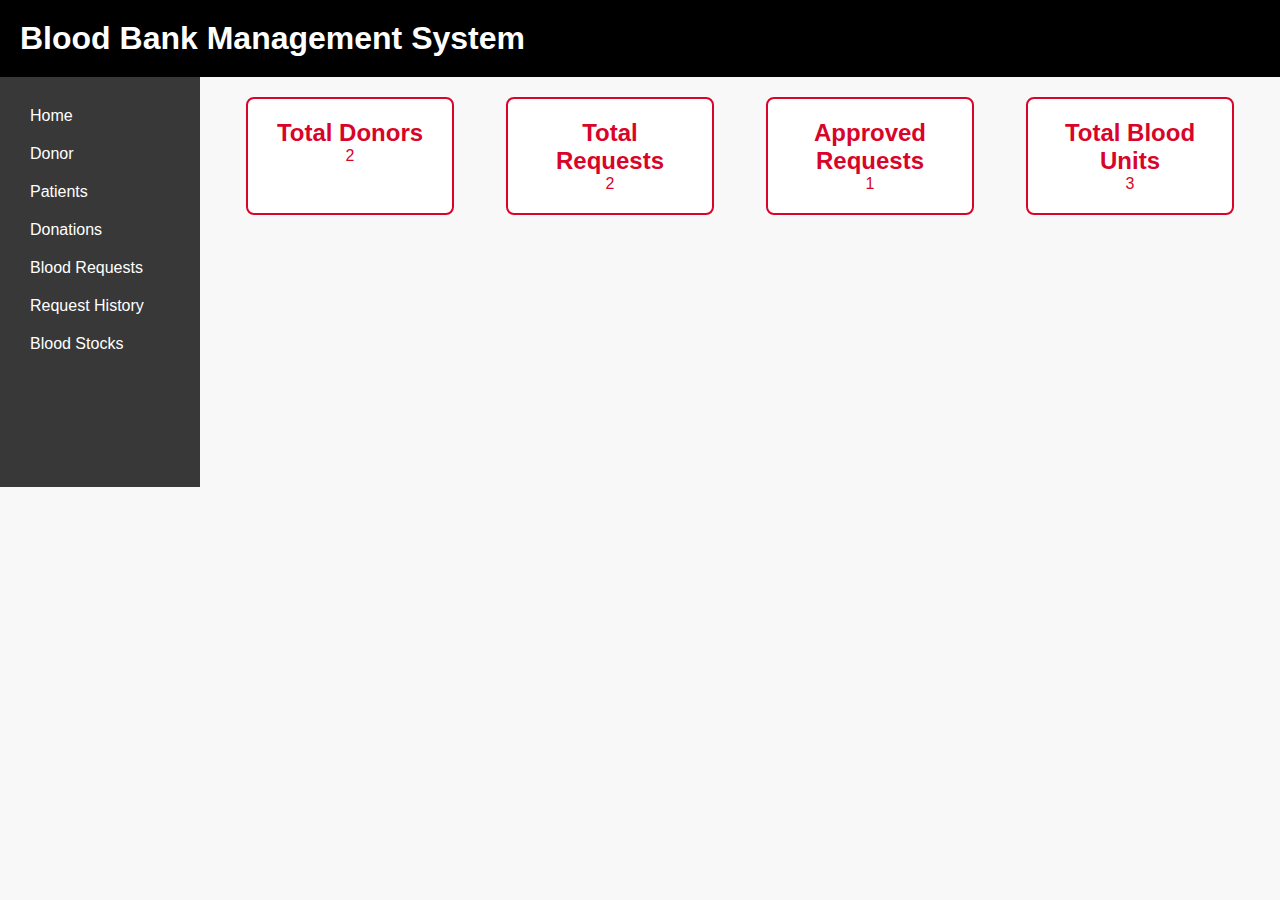
<file: Chaincare Blood Bank/Mini Project/login/admin/dashboard.html>
<!DOCTYPE html>
<html lang="en">
<head>
    <meta charset="UTF-8">
    <meta name="viewport" content="width=device-width, initial-scale=1.0">
    <title>Admin Dashboard</title>
    <link rel="stylesheet" href="styles.css">
</head>
<body>
    <header>
        <nav>
            <div class="logo">
                <h1>Blood Bank Management System</h1>
            </div>
        </nav>
    </header>
    <div class="dashboard-container">
        <nav class="sidebar">
            <ul>
                <li onclick="showSection('dashboard')">Home</li>
                <li onclick="showSection('donors')">Donor</li>
                <li onclick="showSection('patients')">Patients</li>
                <li onclick="showSection('donations')">Donations</li>
                <li onclick="showSection('requests')">Blood Requests</li>
                <li onclick="showSection('requestHistory')">Request History</li>
                <li onclick="showSection('bloodStocks')">Blood Stocks</li>
            </ul>
        </nav>

        <!-- Main content area -->
        <div class="content">
            
            <!-- Dashboard Overview Section -->
            <section id="dashboard" class="section">
                <div class="dashboard-metrics">
                    <div class="metric-card" id="totalDonors">
                        <h2>Total Donors</h2>
                        <p>0</p>
                    </div>
                    <div class="metric-card" id="totalRequests">
                        <h2>Total Requests</h2>
                        <p>0</p>
                    </div>
                    <div class="metric-card" id="approvedRequests">
                        <h2>Approved Requests</h2>
                        <p>0</p>
                    </div>
                    <div class="metric-card" id="totalBloodUnits">
                        <h2>Total Blood Units</h2>
                        <p>0</p>
                    </div>
                </div>
            </section>

            <!-- Donor Data Section -->
            <section id="donors" class="section hidden">
                <h2>Donor Data</h2>
                <table>
                    <thead>
                        <tr>
                            <th>Name</th>
                            <th>Blood Type</th>
                            <th>Units Donated</th>
                            <th>Status</th>
                            <th>Actions</th>
                        </tr>
                    </thead>
                    <tbody id="donorTableBody">
                        <!-- JavaScript will insert donor data here -->
                    </tbody>
                </table>
            </section>

            <!-- Placeholder sections for other menu items -->
            <section id="patients" class="section hidden">
                <h2>Patients</h2>
                <!-- Content for patients will go here -->
            </section>

            <section id="donations" class="section hidden">
                <h2>Donations</h2>
                <!-- Content for donations will go here -->
            </section>

            <section id="requests" class="section hidden">
                <h2>Blood Requests</h2>
                <!-- Content for blood requests will go here -->
            </section>

            <section id="requestHistory" class="section hidden">
                <h2>Request History</h2>
                <!-- Content for request history will go here -->
            </section>

            <section id="bloodStocks" class="section hidden">
                <h2>Blood Stocks</h2>
                <!-- Content for blood stocks will go here -->
            </section>
        </div>
    </div>
    
    <script src="main.js"></script>
</body>
</html>
</file>
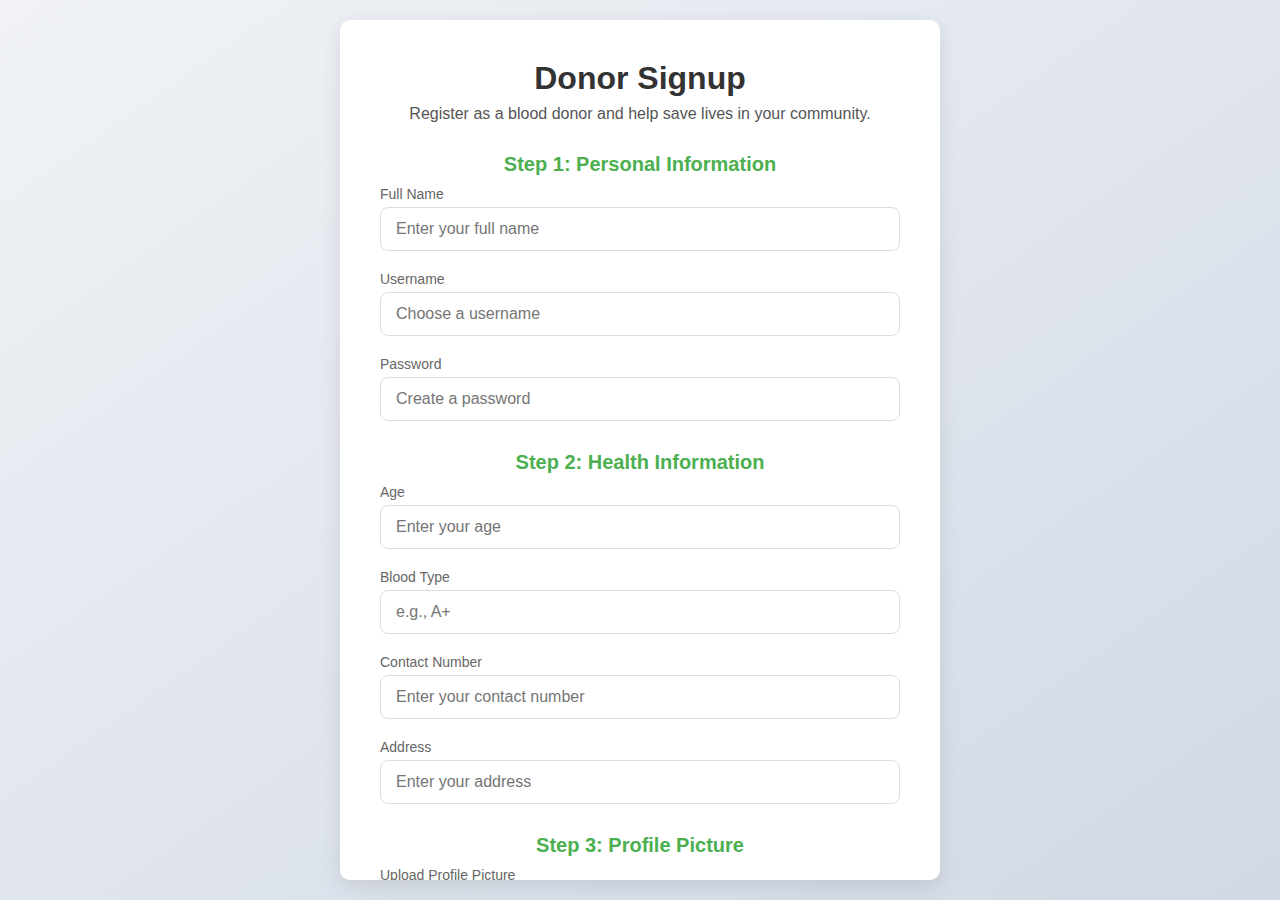
<file: Chaincare Blood Bank/Mini Project/login/Donor/DonorDash.html>
<!DOCTYPE html>
<html lang="en">
<head>
    <meta charset="UTF-8">
    <meta name="viewport" content="width=device-width, initial-scale=1.0">
    <title>Donor Registration - Blood Bank</title>
    <link rel="stylesheet" href="donor.css">
</head>
<body>
    <div class="main-container">
        <div class="form-container">
            <h1 class="form-heading">Donor Signup</h1>
            <p class="subtitle">Register as a blood donor and help save lives in your community.</p>
            <form id="donorForm">
                <div class="form-step">
                    <h2>Step 1: Personal Information</h2>
                    <div class="input-group">
                        <label for="name">Full Name</label>
                        <input type="text" id="name" placeholder="Enter your full name" required>
                    </div>
                    
                    <div class="input-group">
                        <label for="username">Username</label>
                        <input type="text" id="username" placeholder="Choose a username" required>
                    </div>
                    
                    <div class="input-group">
                        <label for="password">Password</label>
                        <input type="password" id="password" placeholder="Create a password" required>
                    </div>
                </div>

                <div class="form-step">
                    <h2>Step 2: Health Information</h2>
                    <div class="input-group">
                        <label for="age">Age</label>
                        <input type="number" id="age" placeholder="Enter your age" required>
                    </div>
                    
                    <div class="input-group">
                        <label for="bloodType">Blood Type</label>
                        <input type="text" id="bloodType" placeholder="e.g., A+" required>
                    </div>
                    
                    <div class="input-group">
                        <label for="contact">Contact Number</label>
                        <input type="tel" id="contact" placeholder="Enter your contact number" required>
                    </div>
                    
                    <div class="input-group">
                        <label for="address">Address</label>
                        <input type="text" id="address" placeholder="Enter your address" required>
                    </div>
                </div>

                <div class="form-step">
                    <h2>Step 3: Profile Picture</h2>
                    <div class="input-group">
                        <label for="profilePic">Upload Profile Picture</label>
                        <input type="file" id="profilePic" accept="image/*" required>
                    </div>
                </div>

                <button type="submit" class="register-btn">Register Now</button>
                <p id="message" class="error"></p>

                <p class="login-link">Already have an account? <a href="Donorlogin.html">Click here to login</a></p>
            </form>
        </div>
    </div>

    <script src="donor.js"></script>
</body>
</html>
</file>
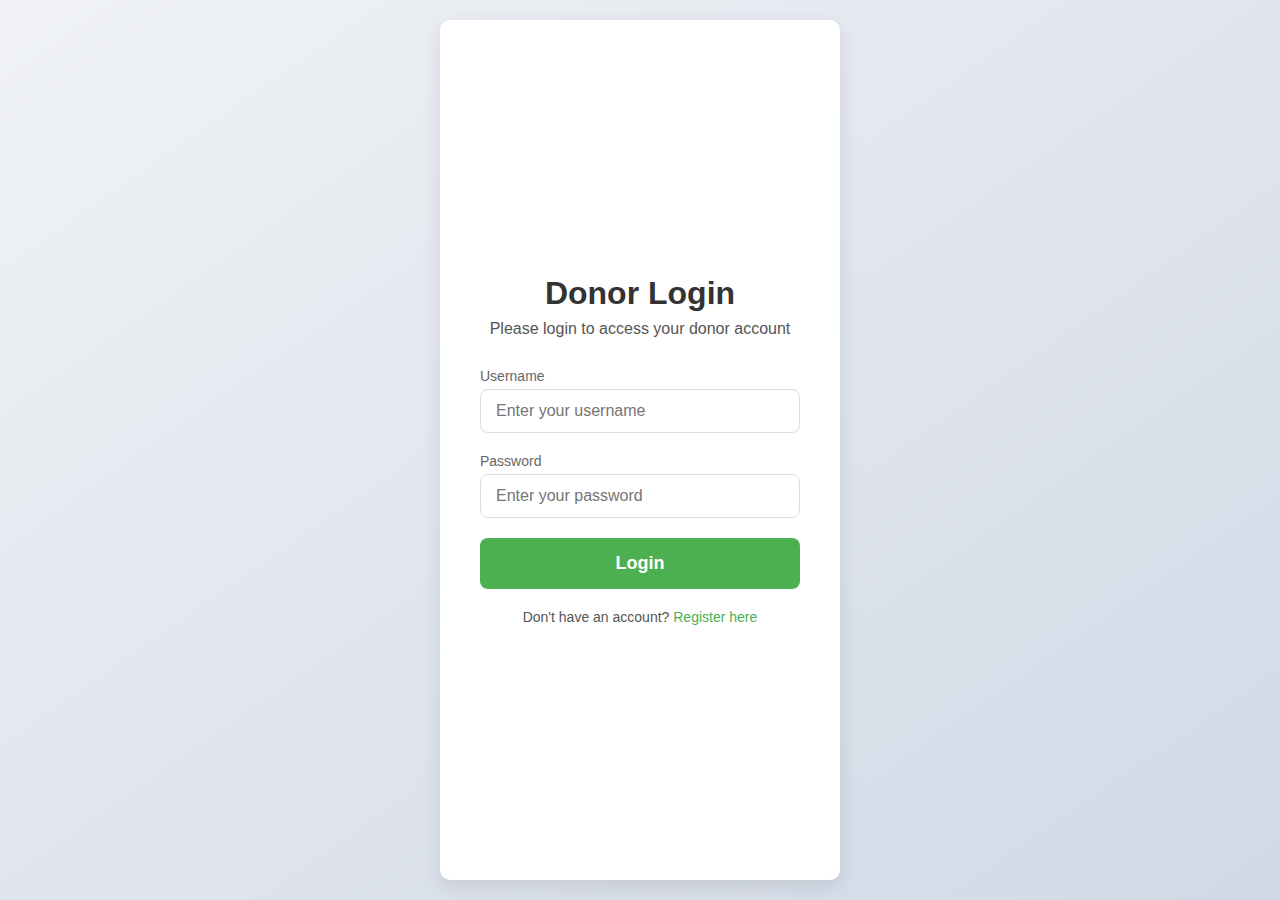
<file: Chaincare Blood Bank/Mini Project/login/Donor/Donorlogin.html>
<!DOCTYPE html>
<html lang="en">
<head>
    <meta charset="UTF-8">
    <meta name="viewport" content="width=device-width, initial-scale=1.0">
    <title>Donor Login - Blood Bank System</title>
    <link rel="stylesheet" href="login.css">
</head>
<body>
    <div class="main-container">
        <div class="form-container">
            <h1 class="form-heading">Donor Login</h1>
            <p class="subtitle">Please login to access your donor account</p>
            
            <form id="donorLoginForm">
                <!-- Username -->
                <div class="input-group">
                    <label for="username">Username</label>
                    <input type="text" id="username" placeholder="Enter your username" required>
                </div>
                
                <!-- Password -->
                <div class="input-group">
                    <label for="password">Password</label>
                    <input type="password" id="password" placeholder="Enter your password" required>
                </div>

                <!-- Login Button -->
                <button type="submit" class="login-btn">Login</button>

                <p id="message" class="error"></p>

                <!-- Signup Link -->
                <p class="signup-link">Don't have an account? <a href="DonorDash.html">Register here</a></p>
            </form>
        </div>
    </div>

    <script src="login.js"></script>
</body>
</html>
</file>
<file: Chaincare Blood Bank/Mini Project/login/admin/styles.css>
* {
    margin: 0;
    padding: 0;
    box-sizing: border-box;
}

body {
    font-family: 'Arial', sans-serif;
    background-color: #f8f8f8;
    color: #fff;
}

header {
    background-color: #000000;
    padding: 20px;
    text-align: center;
}

header nav {
    display: flex;
    justify-content: space-between;
    align-items: center;
}

header .logo h1 {
    font-size: 2rem;
    color: #fff;
}

header ul {
    list-style-type: none;
    display: flex;
    gap: 20px;
}

header ul li a {
    text-decoration: none;
    color: #fff;
    font-size: 1.2rem;
    transition: color 0.3s;
}

header ul li a:hover {
    color: #ffcccb; 
}

.dashboard-container {
    display: flex;
    width: 100%;
    height: 100%;
}

.sidebar {
    width: 200px;
    height: 410px;
    background-color: #383838;
    color: white;
    padding: 20px;
    display: flex;
    flex-direction: column;
    gap: 20px;
}

.sidebar h2 {
    font-size: 1.5rem;
    margin-bottom: 20px;
    text-align: center;
}

.sidebar ul {
    list-style: none;
}

.sidebar li {
    padding: 10px;
    cursor: pointer;
    color: white;
    border-radius: 4px;
}

.sidebar li:hover {
    background-color: #181818;
}

.content {
    flex-grow: 1;
    padding: 20px;
}

header h1 {
    color: #d90429;
}

.section {
    display: none;
}

.section.active {
    display: block;
}

.dashboard-metrics {
    display: flex;
    justify-content: space-around;
    margin-bottom: 20px;
}

.metric-card {
    background-color: #fff;
    border: 2px solid #d90429;
    padding: 20px;
    text-align: center;
    width: 20%;
    border-radius: 8px;
    color: #d90429;
}

.donor-data {
    background-color: #fff;
    padding: 20px;
    border-radius: 8px;
    box-shadow: 0 4px 8px rgba(0, 0, 0, 0.1);
}

table {
    width: 100%;
    border-collapse: collapse;
}

thead th {
    background-color: #d90429;
    color: white;
    padding: 10px;
}

tbody td {
    padding: 10px;
    text-align: center;
    border: 1px solid #d90429;
}
</file>
<file: Chaincare Blood Bank/Mini Project/login/Donor/donor.css>
/* Reset and base styles */
* {
    margin: 0;
    padding: 0;
    box-sizing: border-box;
    font-family: 'Arial', sans-serif;
}

body {
    display: flex;
    justify-content: center;
    align-items: center;
    height: 100vh;
    background: linear-gradient(145deg, #f0f2f5, #d1d9e6);
    overflow-x: hidden;  /* Prevent horizontal scroll */
    scroll-behavior: smooth;  /* Smooth scroll */
}

/* Main Container */
.main-container {
    display: flex;
    justify-content: center;
    align-items: center;
    width: 100%;
    height: 100%;
    padding: 20px;
}

.form-container {
    background-color: #fff;
    padding: 40px;
    border-radius: 10px;
    box-shadow: 0px 6px 20px rgba(0, 0, 0, 0.1);
    text-align: center;
    width: 100%;
    max-width: 600px;
    animation: fadeIn 0.8s ease;
    height: 100%;  /* Full height */
    overflow-y: auto;  /* Allow scroll inside the form if needed */
}

@keyframes fadeIn {
    from { opacity: 0; transform: translateY(-20px); }
    to { opacity: 1; transform: translateY(0); }
}

.form-heading {
    font-size: 32px;
    color: #333;
    margin-bottom: 8px;
    font-weight: 600;
}

.subtitle {
    font-size: 16px;
    color: #555;
    margin-bottom: 30px;
}

.form-step {
    margin-bottom: 30px;
    text-align: left;
}

.form-step h2 {
    font-size: 20px;
    color: #4CAF50;
    margin-bottom: 10px;
    font-weight: bold;
    text-align: center;
}

.input-group {
    text-align: left;
    margin-bottom: 20px;
}

.input-group label {
    font-size: 14px;
    color: #666;
    margin-bottom: 5px;
    display: block;
}

.input-group input[type="text"],
.input-group input[type="number"],
.input-group input[type="tel"],
.input-group input[type="password"],
.input-group input[type="file"] {
    width: 100%;
    padding: 12px 15px;
    font-size: 16px;
    border: 1px solid #ddd;
    border-radius: 8px;
    transition: border-color 0.3s ease, box-shadow 0.3s ease;
}

.input-group input[type="text"]:focus,
.input-group input[type="number"]:focus,
.input-group input[type="tel"]:focus,
.input-group input[type="password"]:focus,
.input-group input[type="file"]:focus {
    border-color: #4CAF50;
    box-shadow: 0px 4px 8px rgba(76, 175, 80, 0.2);
    outline: none;
}

.register-btn {
    width: 100%;
    padding: 15px;
    background-color: #4CAF50;
    color: #fff;
    font-size: 18px;
    font-weight: bold;
    border: none;
    border-radius: 8px;
    cursor: pointer;
    transition: background-color 0.3s ease, transform 0.2s ease;
}

.register-btn:hover {
    background-color: #45A049;
    transform: translateY(-2px);
}

.register-btn:active {
    background-color: #3E8E41;
    transform: translateY(1px);
}

.error {
    color: red;
    font-size: 14px;
    margin-top: 10px;
    display: none;
}

.login-link {
    margin-top: 20px;
    font-size: 14px;
    color: #555;
}

.login-link a {
    color: #4CAF50;
    text-decoration: none;
}

.login-link a:hover {
    text-decoration: underline;
}
</file>
<file: Chaincare Blood Bank/Mini Project/login/Donor/login.css>
/* Reset and base styles */
* {
    margin: 0;
    padding: 0;
    box-sizing: border-box;
    font-family: 'Arial', sans-serif;
}

body {
    display: flex;
    justify-content: center;
    align-items: center;
    height: 100vh;
    background: linear-gradient(145deg, #f0f2f5, #d1d9e6);
    overflow: hidden;  /* Prevent scrollbars from appearing */
}

/* Main Container */
.main-container {
    display: flex;
    justify-content: center;
    align-items: center;
    width: 100%;
    height: 100%;
    padding: 20px;
}

.form-container {
    background-color: #fff;
    padding: 40px;
    border-radius: 10px;
    box-shadow: 0px 6px 20px rgba(0, 0, 0, 0.1);
    text-align: center;
    width: 100%;
    max-width: 400px;
    animation: fadeIn 0.8s ease;
    height: 100%;  /* Full height */
    display: flex;
    flex-direction: column;
    justify-content: center;  /* Center the content vertically */
}

@keyframes fadeIn {
    from { opacity: 0; transform: translateY(-20px); }
    to { opacity: 1; transform: translateY(0); }
}

.form-heading {
    font-size: 32px;
    color: #333;
    margin-bottom: 8px;
    font-weight: 600;
}

.subtitle {
    font-size: 16px;
    color: #555;
    margin-bottom: 30px;
}

.input-group {
    text-align: left;
    margin-bottom: 20px;
}

.input-group label {
    font-size: 14px;
    color: #666;
    margin-bottom: 5px;
    display: block;
}

.input-group input[type="text"],
.input-group input[type="password"] {
    width: 100%;
    padding: 12px 15px;
    font-size: 16px;
    border: 1px solid #ddd;
    border-radius: 8px;
    transition: border-color 0.3s ease, box-shadow 0.3s ease;
}

.input-group input[type="text"]:focus,
.input-group input[type="password"]:focus {
    border-color: #4CAF50;
    box-shadow: 0px 4px 8px rgba(76, 175, 80, 0.2);
    outline: none;
}

.login-btn {
    width: 100%;
    padding: 15px;
    background-color: #4CAF50;
    color: #fff;
    font-size: 18px;
    font-weight: bold;
    border: none;
    border-radius: 8px;
    cursor: pointer;
    transition: background-color 0.3s ease, transform 0.2s ease;
}

.login-btn:hover {
    background-color: #45A049;
    transform: translateY(-2px);
}

.login-btn:active {
    background-color: #3E8E41;
    transform: translateY(1px);
}

.error {
    color: red;
    font-size: 14px;
    margin-top: 10px;
    display: none;
}

.signup-link {
    margin-top: 20px;
    font-size: 14px;
    color: #555;
}

.signup-link a {
    color: #4CAF50;
    text-decoration: none;
}

.signup-link a:hover {
    text-decoration: underline;
}
</file>
